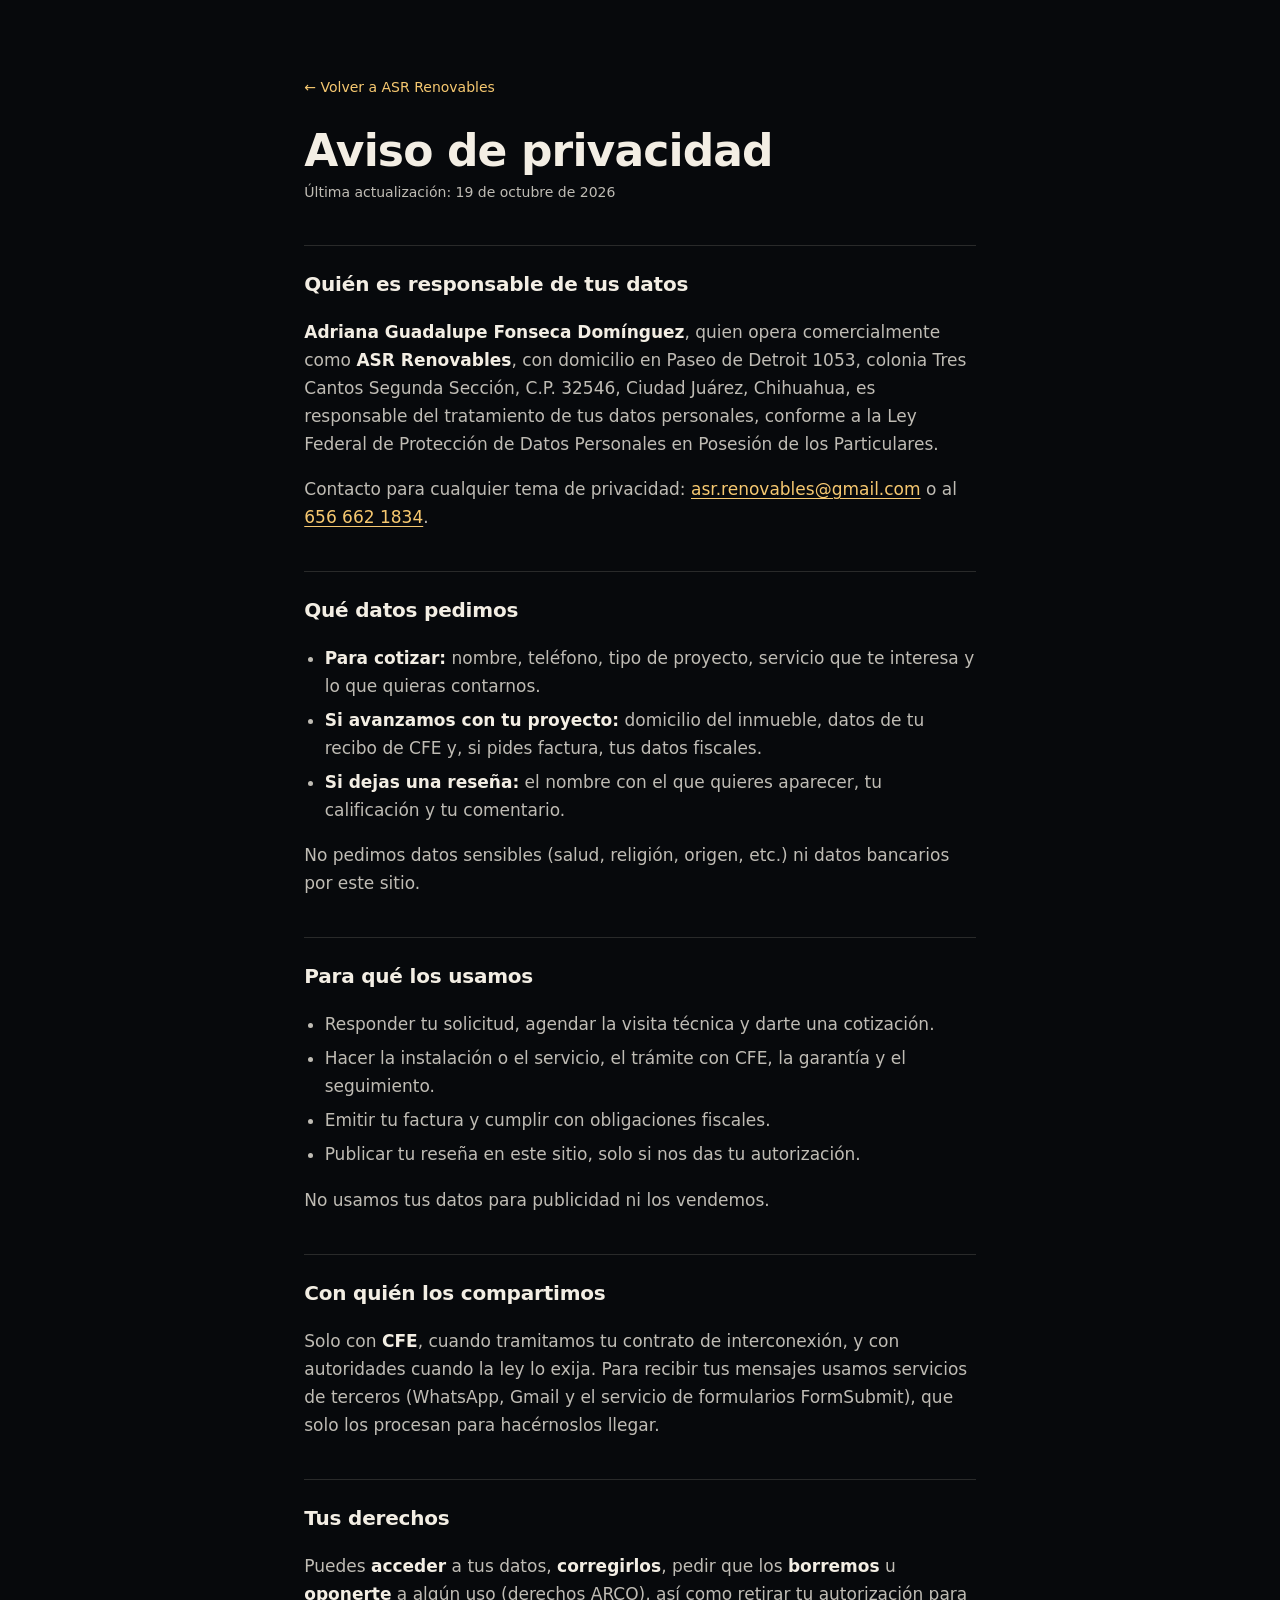
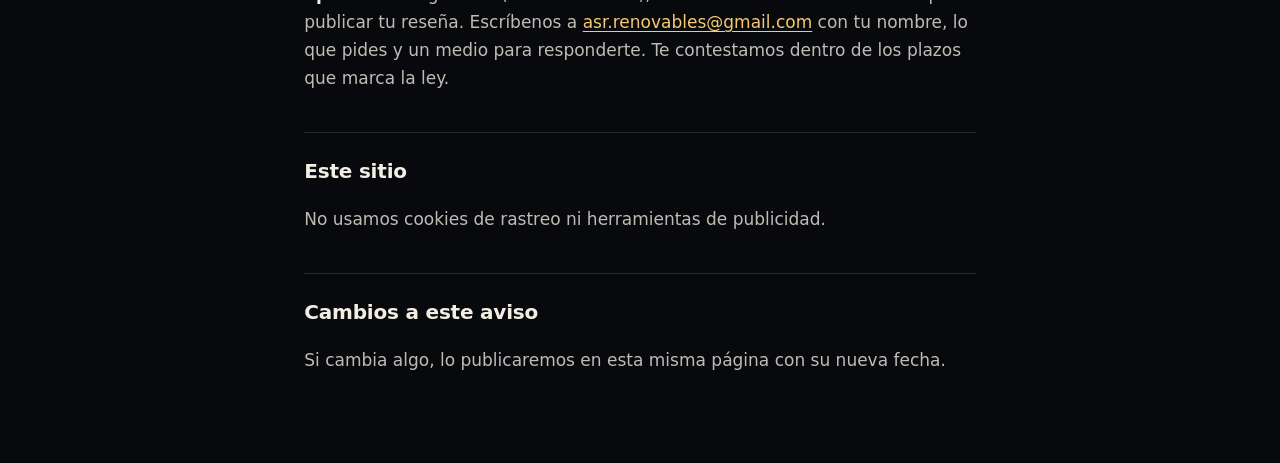
<file: aviso-privacidad.html>
<!doctype html>
<html lang="es-MX">
  <head>
    <meta charset="UTF-8" />
    <meta name="viewport" content="width=device-width, initial-scale=1, viewport-fit=cover" />
    <title>Aviso de privacidad | ASR Renovables</title>
    <meta name="description" content="Aviso de privacidad de ASR Renovables: qué datos pedimos, para qué los usamos y cómo ejercer tus derechos." />
    <meta name="robots" content="index, follow" />
    <meta name="theme-color" content="#07090c" />
    <link rel="icon" type="image/png" href="favicon.png" />
    <style>
      :root {
        --ink: #07090c;
        --cream: #f3eee4;
        --muted: rgba(243, 238, 228, 0.78);
        --line: rgba(243, 238, 228, 0.14);
        --gold: #e3a63c;
        --gold-2: #f6c870;
        color-scheme: dark;
        box-sizing: border-box;
        padding-top: env(safe-area-inset-top, 0px);
        padding-bottom: env(safe-area-inset-bottom, 0px);
      }
      *, *::before, *::after { box-sizing: inherit; }
      body {
        margin: 0;
        background: var(--ink);
        color: var(--cream);
        font: 17px/1.65 'Inter', system-ui, -apple-system, 'Segoe UI', Roboto, sans-serif;
      }
      main {
        max-width: 68ch;
        margin: 0 auto;
        padding: clamp(28px, 6vw, 72px) clamp(18px, 5vw, 32px) 72px;
      }
      .back {
        display: inline-block;
        margin-bottom: 28px;
        font-size: 14px;
        color: var(--gold-2);
        text-decoration: none;
      }
      .back:hover { text-decoration: underline; text-underline-offset: 3px; }
      h1 {
        margin: 0 0 6px;
        font-family: 'Sora', system-ui, sans-serif;
        font-size: clamp(30px, 6vw, 44px);
        line-height: 1.1;
        letter-spacing: -0.02em;
      }
      .date { margin: 0 0 36px; color: var(--muted); font-size: 14px; }
      h2 {
        margin: 40px 0 10px;
        padding-top: 22px;
        border-top: 1px solid var(--line);
        font-family: 'Sora', system-ui, sans-serif;
        font-size: 20px;
        letter-spacing: -0.01em;
      }
      p, li { color: var(--muted); }
      ul { padding-left: 1.2em; }
      li { margin: 6px 0; }
      b { color: var(--cream); font-weight: 600; }
      a { color: var(--gold-2); text-underline-offset: 3px; }
      a:focus-visible { outline: 2px solid var(--gold-2); outline-offset: 2px; }
    </style>
  </head>
  <body>
    <main>
      <a class="back" href="./">← Volver a ASR Renovables</a>
      <h1>Aviso de privacidad</h1>
      <p class="date">Última actualización: 19 de octubre de 2026</p>

      <h2>Quién es responsable de tus datos</h2>
      <p>
        <b>Adriana Guadalupe Fonseca Domínguez</b>, quien opera comercialmente como <b>ASR Renovables</b>, con domicilio en
        Paseo de Detroit 1053, colonia Tres Cantos Segunda Sección, C.P. 32546, Ciudad Juárez, Chihuahua, es responsable
        del tratamiento de tus datos personales, conforme a la Ley Federal de Protección de Datos Personales en Posesión
        de los Particulares.
      </p>
      <p>
        Contacto para cualquier tema de privacidad: <a href="mailto:asr.renovables@gmail.com">asr.renovables@gmail.com</a>
        o al <a href="tel:+526566621834">656 662 1834</a>.
      </p>

      <h2>Qué datos pedimos</h2>
      <ul>
        <li><b>Para cotizar:</b> nombre, teléfono, tipo de proyecto, servicio que te interesa y lo que quieras contarnos.</li>
        <li><b>Si avanzamos con tu proyecto:</b> domicilio del inmueble, datos de tu recibo de CFE y, si pides factura, tus datos fiscales.</li>
        <li><b>Si dejas una reseña:</b> el nombre con el que quieres aparecer, tu calificación y tu comentario.</li>
      </ul>
      <p>No pedimos datos sensibles (salud, religión, origen, etc.) ni datos bancarios por este sitio.</p>

      <h2>Para qué los usamos</h2>
      <ul>
        <li>Responder tu solicitud, agendar la visita técnica y darte una cotización.</li>
        <li>Hacer la instalación o el servicio, el trámite con CFE, la garantía y el seguimiento.</li>
        <li>Emitir tu factura y cumplir con obligaciones fiscales.</li>
        <li>Publicar tu reseña en este sitio, solo si nos das tu autorización.</li>
      </ul>
      <p>No usamos tus datos para publicidad ni los vendemos.</p>

      <h2>Con quién los compartimos</h2>
      <p>
        Solo con <b>CFE</b>, cuando tramitamos tu contrato de interconexión, y con autoridades cuando la ley lo exija.
        Para recibir tus mensajes usamos servicios de terceros (WhatsApp, Gmail y el servicio de formularios FormSubmit),
        que solo los procesan para hacérnoslos llegar.
      </p>

      <h2>Tus derechos</h2>
      <p>
        Puedes <b>acceder</b> a tus datos, <b>corregirlos</b>, pedir que los <b>borremos</b> u <b>oponerte</b> a algún uso
        (derechos ARCO), así como retirar tu autorización para publicar tu reseña. Escríbenos a
        <a href="mailto:asr.renovables@gmail.com">asr.renovables@gmail.com</a> con tu nombre, lo que pides y un medio para
        responderte. Te contestamos dentro de los plazos que marca la ley.
      </p>

      <h2>Este sitio</h2>
      <p>No usamos cookies de rastreo ni herramientas de publicidad.</p>

      <h2>Cambios a este aviso</h2>
      <p>Si cambia algo, lo publicaremos en esta misma página con su nueva fecha.</p>
    </main>
  </body>
</html>
</file>
